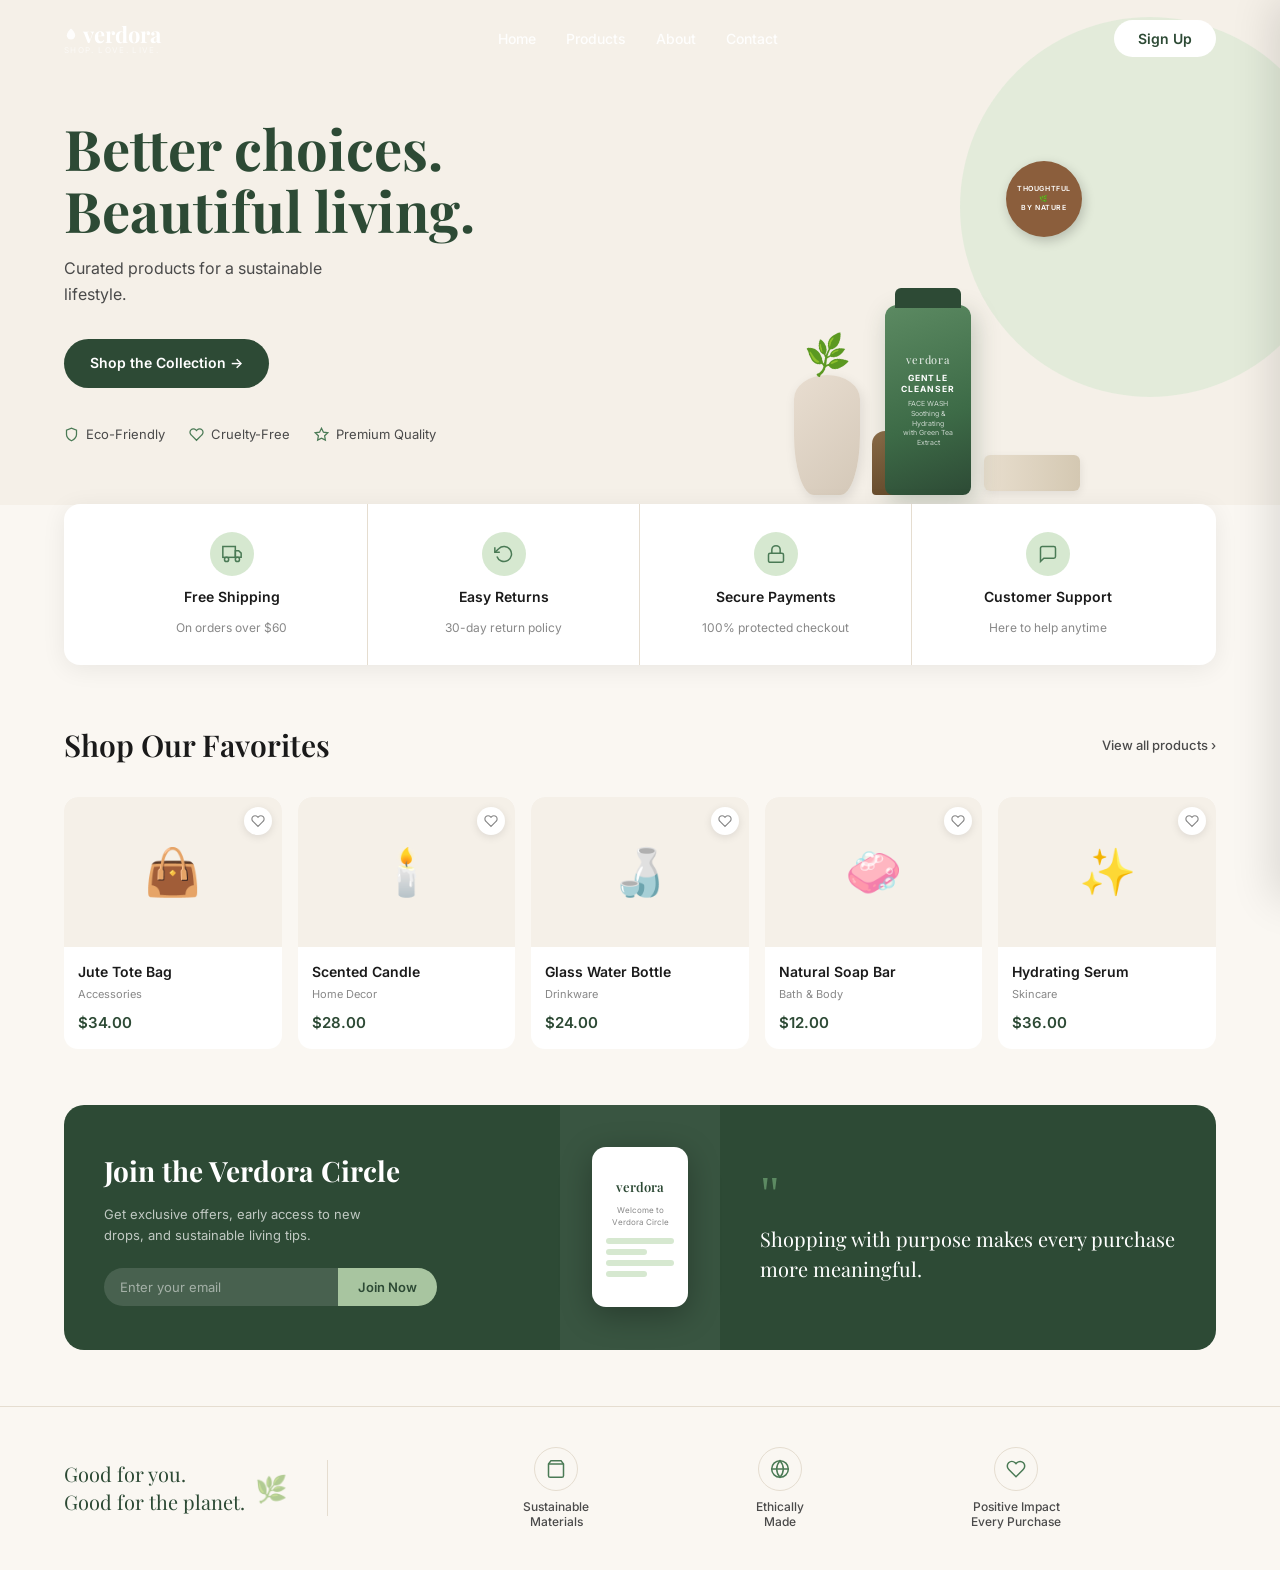
<file: demo.html>
<!DOCTYPE html>
<html lang="en">
<head>
<meta charset="UTF-8">
<meta name="viewport" content="width=device-width, initial-scale=1.0">
<title>Verdora — Shop. Love. Live.</title>
<link href="https://fonts.googleapis.com/css2?family=Playfair+Display:wght@400;600;700&family=Inter:wght@300;400;500;600&display=swap" rel="stylesheet">
<style>
/* ── RESET ─────────────────────────────────────────── */
*, *::before, *::after { box-sizing: border-box; margin: 0; padding: 0; }
img { display: block; max-width: 100%; }
a { text-decoration: none; }
ul { list-style: none; }
button { cursor: pointer; font-family: inherit; }

/* ── TOKENS ────────────────────────────────────────── */
:root {
  --cream:        #F5F0E8;
  --cream-light:  #FAF7F2;
  --green-dark:   #2D4A35;
  --green-mid:    #4A7A55;
  --green-light:  #D6E8D0;
  --green-accent: #5C8A62;
  --brown-badge:  #8B5E3C;
  --text-dark:    #1A1A1A;
  --text-mid:     #4A4A4A;
  --text-muted:   #888;
  --border:       #E5DDD0;
  --white:        #FFFFFF;
  --page-px:      clamp(16px, 5vw, 64px);
}

/* ── BASE ───────────────────────────────────────────── */
body {
  font-family: 'Inter', sans-serif;
  background: var(--cream-light);
  color: var(--text-dark);
  font-size: 15px;
  line-height: 1.6;
  overflow-x: hidden;
}

/* ── UTILITY ─────────────────────────────────────────── */
.btn-primary {
  display: inline-flex;
  align-items: center;
  gap: 8px;
  background: var(--green-dark);
  color: #fff;
  padding: 13px 26px;
  border-radius: 40px;
  font-size: 14px;
  font-weight: 600;
  border: none;
  transition: background .2s, transform .15s;
  white-space: nowrap;
}
.btn-primary:hover { background: var(--green-mid); transform: translateY(-1px); }

/* ── FLOATING NAV ───────────────────────────────────── */
#floatingNav {
  position: fixed;
  top: 16px;
  left: 50%;
  transform: translateX(-50%) translateY(-24px);
  width: min(92%, 1280px);
  height: 60px;
  background: rgba(250, 247, 242, 0.88);
  backdrop-filter: blur(18px);
  -webkit-backdrop-filter: blur(18px);
  border: 1px solid var(--border);
  border-radius: 16px;
  box-shadow: 0 8px 32px rgba(0,0,0,0.09);
  display: flex;
  align-items: center;
  padding: 0 24px;
  z-index: 900;
  opacity: 0;
  pointer-events: none;
  transition: opacity .6s ease, transform .6s ease;
}
#floatingNav.visible {
  opacity: 1;
  pointer-events: auto;
  transform: translateX(-50%) translateY(0);
}
.fnav-inner {
  display: flex;
  align-items: center;
  justify-content: space-between;
  width: 100%;
  gap: 24px;
}
.fnav-logo {
  display: flex;
  flex-direction: column;
  line-height: 1.1;
  flex-shrink: 0;
}
.fnav-logo-name {
  font-family: 'Playfair Display', serif;
  font-size: 19px;
  font-weight: 700;
  color: var(--green-dark);
  display: flex;
  align-items: center;
  gap: 5px;
}
.fnav-logo-tag {
  font-size: 8px;
  letter-spacing: .17em;
  text-transform: uppercase;
  color: var(--text-muted);
}
.fnav-links {
  display: flex;
  gap: 28px;
}
.fnav-links a {
  font-size: 14px;
  font-weight: 500;
  color: var(--text-mid);
  transition: color .2s;
}
.fnav-links a:hover { color: var(--green-dark); }
.fnav-actions { display: flex; align-items: center; gap: 10px; flex-shrink: 0; }

/* ── MOBILE DRAWER ──────────────────────────────────── */
#drawerBackdrop {
  position: fixed; inset: 0;
  background: rgba(0,0,0,.45);
  z-index: 950;
  opacity: 0;
  pointer-events: none;
  transition: opacity .4s ease;
}
#drawerBackdrop.open { opacity: 1; pointer-events: auto; }

#mobileDrawer {
  position: fixed;
  top: 0; right: 0; bottom: 0;
  width: min(320px, 85vw);
  background: var(--cream-light);
  z-index: 960;
  padding: 28px 24px 40px;
  display: flex;
  flex-direction: column;
  gap: 0;
  box-shadow: -8px 0 40px rgba(0,0,0,.12);
  transform: translateX(100%);
  transition: transform .4s cubic-bezier(.4,0,.2,1);
}
#mobileDrawer.open { transform: translateX(0); }

.drawer-close {
  align-self: flex-end;
  width: 34px; height: 34px;
  border: none;
  background: var(--border);
  border-radius: 50%;
  font-size: 16px;
  color: var(--text-mid);
  display: flex; align-items: center; justify-content: center;
  margin-bottom: 28px;
}
.drawer-logo {
  font-family: 'Playfair Display', serif;
  font-size: 22px;
  font-weight: 700;
  color: var(--green-dark);
  display: flex; align-items: center; gap: 6px;
  margin-bottom: 32px;
}
#mobileDrawer ul { display: flex; flex-direction: column; }
#mobileDrawer li {
  border-bottom: 1px solid var(--border);
  opacity: 0;
  transform: translateX(30px);
  transition: opacity .35s ease, transform .35s ease;
}
#mobileDrawer li a {
  display: block;
  padding: 16px 0;
  font-size: 16px;
  font-weight: 500;
  color: var(--text-dark);
}
#mobileDrawer.open li:nth-child(1) { opacity:1; transform:translateX(0); transition-delay:.12s; }
#mobileDrawer.open li:nth-child(2) { opacity:1; transform:translateX(0); transition-delay:.20s; }
#mobileDrawer.open li:nth-child(3) { opacity:1; transform:translateX(0); transition-delay:.28s; }
#mobileDrawer.open li:nth-child(4) { opacity:1; transform:translateX(0); transition-delay:.36s; }

.drawer-cta {
  margin-top: auto;
  padding-top: 32px;
  opacity: 0;
  transform: translateY(12px);
  transition: opacity .35s ease, transform .35s ease;
}
#mobileDrawer.open .drawer-cta { opacity:1; transform:translateY(0); transition-delay:.44s; }
.drawer-cta .btn-primary { width: 100%; justify-content: center; }

/* ── HAM BUTTON ─────────────────────────────────────── */
.ham-btn {
  display: none;
  flex-direction: column;
  justify-content: center;
  align-items: center;
  gap: 5px;
  width: 36px; height: 36px;
  background: none;
  border: none;
  border-radius: 50%;
  transition: background .2s;
}
.ham-btn:hover { background: rgba(0,0,0,.06); }
.ham-bar {
  display: block;
  width: 20px; height: 2px;
  background: currentColor;
  border-radius: 2px;
  transition: transform .3s ease, opacity .2s ease;
  transform-origin: center;
}

/* ── HERO ───────────────────────────────────────────── */
#hero {
  background: var(--cream);
  display: flex;
  flex-direction: column;
  overflow: hidden;
  position: relative;
}

/* Hero nav row */
.hero-nav {
  display: flex;
  align-items: center;
  justify-content: space-between;
  padding: 20px var(--page-px);
  position: relative;
  z-index: 5;
  flex-shrink: 0;
}
.hero-logo {
  display: flex; flex-direction: column; line-height: 1.1;
}
.hero-logo-name {
  font-family: 'Playfair Display', serif;
  font-size: 22px; font-weight: 700;
  color: #fff;
  display: flex; align-items: center; gap: 5px;
}
.hero-logo-tag {
  font-size: 8px; letter-spacing: .17em;
  text-transform: uppercase;
  color: rgba(255,255,255,.6);
}
.hero-nav-links { display: flex; gap: 30px; }
.hero-nav-links a {
  font-size: 14px; font-weight: 500;
  color: rgba(255,255,255,.9);
  transition: color .2s;
}
.hero-nav-links a:hover { color: #fff; }
.hero-nav-actions { display: flex; align-items: center; gap: 10px; }
.hero-signup-btn {
  background: #fff;
  color: var(--green-dark);
  border: none;
  padding: 10px 24px;
  border-radius: 40px;
  font-size: 14px; font-weight: 600;
  transition: transform .15s;
}
.hero-signup-btn:hover { transform: scale(1.04); }
.hero-ham { color: #fff; }

/* Hero body: content + image side by side */
.hero-body {
  display: grid;
  grid-template-columns: 1fr 1fr;
  align-items: end;
  gap: 0;
  padding: 40px var(--page-px) 0;
  position: relative;
  flex: 1;
}

/* decorative blob */
.hero-blob {
  position: absolute;
  top: -60px; right: -60px;
  width: 380px; height: 380px;
  background: var(--green-light);
  border-radius: 50%;
  opacity: .55;
  z-index: 0;
  pointer-events: none;
}

.hero-content {
  position: relative;
  z-index: 1;
  padding-bottom: 60px;
  max-width: 460px;
}
.hero-content h1 {
  font-family: 'Playfair Display', serif;
  font-size: clamp(36px, 5vw, 56px);
  font-weight: 700;
  line-height: 1.1;
  color: var(--green-dark);
  margin-bottom: 16px;
}
.hero-content p {
  font-size: 16px;
  color: var(--text-mid);
  margin-bottom: 32px;
  max-width: 300px;
}
.hero-badges {
  display: flex;
  flex-wrap: wrap;
  gap: 16px 24px;
  margin-top: 36px;
}
.hero-badge {
  display: flex; align-items: center; gap: 7px;
  font-size: 13px; color: var(--text-mid);
}
.hero-badge svg { color: var(--green-mid); flex-shrink: 0; }

.hero-image {
  position: relative; z-index: 1;
  display: flex;
  justify-content: center;
  align-items: flex-end;
}

/* ── PRODUCT SCENE ──────────────────────────────────── */
.product-scene {
  width: 320px; height: 360px;
  position: relative;
  display: flex; align-items: flex-end; justify-content: center;
}
.product-tube {
  width: 86px; height: 190px;
  background: linear-gradient(160deg,#5C8A62 0%,#3D6B47 60%,#2D4A35 100%);
  border-radius: 12px 12px 8px 8px;
  position: relative; z-index: 3;
  box-shadow: 4px 8px 24px rgba(45,74,53,.25);
  display: flex; flex-direction: column; align-items: center; justify-content: center;
  gap: 4px; padding: 16px 10px; margin-bottom: 10px;
}
.tube-cap {
  position: absolute; top: -17px;
  width: 66px; height: 20px;
  background: var(--green-dark);
  border-radius: 6px 6px 0 0;
}
.tube-logo  { font-family:'Playfair Display',serif; font-size:11px; color:rgba(255,255,255,.9); letter-spacing:.08em; }
.tube-name  { font-size:8.5px; font-weight:700; color:#fff; text-align:center; letter-spacing:.12em; text-transform:uppercase; line-height:1.3; }
.tube-sub   { font-size:7px; color:rgba(255,255,255,.72); text-align:center; line-height:1.4; }
.scene-vase {
  width: 66px; height: 120px;
  background: linear-gradient(135deg,#E8DDD0,#D4C8B8);
  border-radius: 50% 50% 30% 30% / 20% 20% 50% 50%;
  position: absolute; left: 26px; bottom: 10px; z-index: 2;
  box-shadow: 2px 4px 12px rgba(0,0,0,.1);
}
.scene-plant {
  position: absolute; left: 38px; bottom: 122px; z-index: 4;
  font-size: 34px; transform: rotate(-15deg);
}
.scene-towel {
  width: 96px; height: 36px;
  background: linear-gradient(90deg,#E8DECE,#D4C8B2);
  border-radius: 6px;
  position: absolute; right: 8px; bottom: 14px; z-index: 2;
  box-shadow: 1px 3px 8px rgba(0,0,0,.08);
}
.scene-brush {
  width: 26px; height: 64px;
  background: linear-gradient(180deg,#8B6B47,#6B4E2E);
  border-radius: 13px 13px 4px 4px;
  position: absolute; left: 104px; bottom: 10px; z-index: 2;
}
.scene-badge {
  position: absolute; top: 16px; right: 6px;
  width: 76px; height: 76px;
  background: var(--brown-badge);
  border-radius: 50%; z-index: 5;
  display: flex; flex-direction: column; align-items: center; justify-content: center;
  box-shadow: 2px 4px 12px rgba(0,0,0,.2);
}
.scene-badge span {
  color: #fff; font-size: 7px; font-weight: 600;
  text-align: center; letter-spacing: .08em;
  text-transform: uppercase; line-height: 1.4;
}

/* ── FEATURES BAR ───────────────────────────────────── */
.features-bar {
  background: var(--white);
  margin: 0 var(--page-px);
  border-radius: 16px;
  padding: 0 32px;
  display: grid;
  grid-template-columns: repeat(4, 1fr);
  box-shadow: 0 4px 24px rgba(0,0,0,.07);
  position: relative;
  z-index: 10;
  margin-top: -1px;
}
.feature-item {
  display: flex; flex-direction: column; align-items: center;
  text-align: center; gap: 10px;
  padding: 28px 16px;
  border-right: 1px solid var(--border);
}
.feature-item:last-child { border-right: none; }
.feature-icon {
  width: 44px; height: 44px; border-radius: 50%;
  background: var(--green-light);
  display: flex; align-items: center; justify-content: center;
  flex-shrink: 0;
}
.feature-icon svg { color: var(--green-mid); }
.feature-item h4 { font-size: 14px; font-weight: 600; }
.feature-item p  { font-size: 12px; color: var(--text-muted); }

/* ── SECTION WRAPPER ────────────────────────────────── */
.section {
  padding: 56px var(--page-px);
}
.section-header {
  display: flex; justify-content: space-between; align-items: center;
  margin-bottom: 28px;
}
.section-header h2 {
  font-family: 'Playfair Display', serif;
  font-size: clamp(22px, 3vw, 30px); font-weight: 600;
}
.view-all {
  font-size: 13px; font-weight: 500;
  color: var(--text-mid);
  display: flex; align-items: center; gap: 4px;
  transition: color .2s;
}
.view-all:hover { color: var(--green-mid); }

/* ── PRODUCTS GRID ──────────────────────────────────── */
.products-grid {
  display: grid;
  grid-template-columns: repeat(5, 1fr);
  gap: 16px;
}
.product-card {
  background: #fff; border-radius: 14px; overflow: hidden;
  transition: transform .2s, box-shadow .2s;
}
.product-card:hover { transform: translateY(-4px); box-shadow: 0 12px 32px rgba(0,0,0,.1); }
.product-img {
  height: 150px; background: var(--cream);
  position: relative;
  display: flex; align-items: center; justify-content: center;
  font-size: 46px;
}
.product-img-emoji { transition: transform .3s; }
.product-card:hover .product-img-emoji { transform: scale(1.1); }
.wishlist-btn {
  position: absolute; top: 10px; right: 10px;
  width: 28px; height: 28px;
  background: #fff; border: none; border-radius: 50%;
  display: flex; align-items: center; justify-content: center;
  box-shadow: 0 2px 8px rgba(0,0,0,.1);
  transition: background .2s;
}
.wishlist-btn:hover { background: var(--green-light); }
.wishlist-btn svg { color: var(--text-muted); width: 14px; height: 14px; }
.product-info { padding: 14px; }
.product-info h3 { font-size: 14px; font-weight: 600; margin-bottom: 2px; }
.product-category { font-size: 11px; color: var(--text-muted); margin-bottom: 8px; }
.product-price { font-size: 15px; font-weight: 600; color: var(--green-dark); }

/* ── CTA BANNER ─────────────────────────────────────── */
.cta-banner {
  margin: 0 var(--page-px);
  background: var(--green-dark);
  border-radius: 20px;
  display: grid;
  grid-template-columns: 1fr auto 1fr;
  overflow: hidden;
  min-height: 220px;
}
.cta-left {
  padding: 44px 40px;
  display: flex; flex-direction: column; justify-content: center;
}
.cta-left h2 {
  font-family: 'Playfair Display', serif;
  font-size: clamp(20px, 2.5vw, 28px);
  color: #fff; margin-bottom: 10px;
}
.cta-left > p {
  font-size: 13px; color: rgba(255,255,255,.7);
  margin-bottom: 22px; max-width: 260px; line-height: 1.6;
}
.email-form { display: flex; max-width: 290px; }
.email-form input {
  flex: 1;
  padding: 11px 16px;
  border: none; outline: none;
  border-radius: 24px 0 0 24px;
  font-size: 13px; font-family: inherit;
  background: rgba(255,255,255,.13); color: #fff;
}
.email-form input::placeholder { color: rgba(255,255,255,.5); }
.email-form button {
  background: #A8C5A0; color: var(--green-dark);
  border: none; padding: 11px 20px;
  border-radius: 0 24px 24px 0;
  font-size: 13px; font-weight: 600;
  white-space: nowrap; transition: background .2s;
}
.email-form button:hover { background: #BDD6B5; }
.cta-phone {
  display: flex; align-items: center; justify-content: center;
  padding: 24px 32px;
  background: rgba(255,255,255,.06);
}
.phone-mockup {
  width: 96px; height: 160px;
  background: #fff; border-radius: 14px;
  box-shadow: 0 8px 32px rgba(0,0,0,.3);
  display: flex; flex-direction: column;
  align-items: center; justify-content: center;
  gap: 6px; padding: 14px 10px;
}
.phone-logo  { font-family:'Playfair Display',serif; font-size:13px; color:var(--green-dark); font-weight:600; }
.phone-sub   { font-size:8px; color:var(--text-muted); text-align:center; line-height:1.5; }
.phone-lines { width:68px; display:flex; flex-direction:column; gap:5px; margin-top:4px; }
.phone-line  { height:6px; background:var(--green-light); border-radius:3px; }
.phone-line.short { width:60%; }
.cta-right {
  padding: 44px 40px;
  display: flex; flex-direction: column; justify-content: center;
}
.quote-mark {
  font-size: 48px; color: var(--green-accent);
  line-height: 1; margin-bottom: 6px; font-family: Georgia, serif;
}
.cta-right p {
  font-family: 'Playfair Display', serif;
  font-size: clamp(16px, 2vw, 20px); color: #fff; line-height: 1.5;
}

/* ── FOOTER VALUES ──────────────────────────────────── */
.footer-values {
  display: flex; align-items: center;
  padding: 40px var(--page-px);
  margin-top: 56px;
  border-top: 1px solid var(--border);
  gap: 0;
}
.footer-tagline {
  font-family: 'Playfair Display', serif;
  font-size: clamp(16px, 2vw, 20px);
  color: var(--green-dark); line-height: 1.4;
  padding-right: 40px;
  border-right: 1px solid var(--border);
  flex-shrink: 0;
  display: flex; align-items: center; gap: 10px;
}
.footer-pillars {
  flex: 1; display: flex;
  justify-content: space-evenly; align-items: center;
  padding-left: 40px; gap: 12px; flex-wrap: wrap;
}
.pillar {
  display: flex; flex-direction: column; align-items: center;
  text-align: center; gap: 8px;
}
.pillar-icon {
  width: 44px; height: 44px;
  border: 1.5px solid var(--border); border-radius: 50%;
  display: flex; align-items: center; justify-content: center;
}
.pillar-icon svg { color: var(--green-mid); }
.pillar span { font-size: 12px; font-weight: 500; color: var(--text-mid); line-height: 1.3; }

/* ── SCROLLBAR ───────────────────────────────────────── */
::-webkit-scrollbar { width: 6px; }
::-webkit-scrollbar-track { background: var(--cream-light); }
::-webkit-scrollbar-thumb { background: var(--green-light); border-radius: 3px; }

/* ── RESPONSIVE ─────────────────────────────────────── */
/* Tablet: ≤ 1024px */
@media (max-width: 1024px) {
  .products-grid { grid-template-columns: repeat(3, 1fr); }
  .hero-body { grid-template-columns: 1fr 1fr; gap: 0; }
  .cta-banner { grid-template-columns: 1fr 1fr; }
  .cta-phone { display: none; }
  .cta-right { border-left: 1px solid rgba(255,255,255,.12); }
}

/* Mobile: ≤ 768px */
@media (max-width: 768px) {
  /* nav */
  .hero-nav-links, .hero-signup-btn, .fnav-links, .fnav-actions .btn-primary { display: none; }
  .ham-btn { display: flex; }

  /* hero */
  .hero-body { grid-template-columns: 1fr; padding-bottom: 40px; }
  .hero-image { display: none; }
  .hero-content { padding-bottom: 0; max-width: 100%; }
  .hero-blob { width: 260px; height: 260px; top: -40px; right: -40px; }

  /* features */
  .features-bar {
    grid-template-columns: 1fr 1fr;
    margin: 0 16px;
    padding: 0 8px;
  }
  .feature-item { border-right: none; border-bottom: 1px solid var(--border); padding: 20px 8px; }
  .feature-item:nth-child(odd) { border-right: 1px solid var(--border); }
  .feature-item:nth-last-child(-n+2) { border-bottom: none; }

  /* products */
  .products-grid { grid-template-columns: repeat(2, 1fr); gap: 12px; }

  /* cta */
  .cta-banner { grid-template-columns: 1fr; margin: 0 16px; border-radius: 16px; }
  .cta-phone { display: none; }
  .cta-left  { padding: 32px 24px; }
  .cta-right { padding: 0 24px 32px; border-left: none; border-top: 1px solid rgba(255,255,255,.12); }
  .email-form { max-width: 100%; }

  /* footer */
  .footer-values { flex-direction: column; align-items: flex-start; gap: 28px; padding: 32px 16px; margin-top: 40px; }
  .footer-tagline { border-right: none; border-bottom: 1px solid var(--border); padding-right: 0; padding-bottom: 28px; width: 100%; }
  .footer-pillars { padding-left: 0; justify-content: flex-start; gap: 20px; }

  /* section padding */
  .section { padding: 40px 16px; }
}

/* Tiny: ≤ 480px */
@media (max-width: 480px) {
  .products-grid { grid-template-columns: 1fr 1fr; gap: 10px; }
  .hero-content h1 { font-size: 32px; }
  .hero-badges { gap: 12px 16px; }
}
</style>
</head>
<body>

<!-- ═══════ FLOATING NAV ═══════ -->
<nav id="floatingNav" aria-label="Floating navigation">
  <div class="fnav-inner">
    <div class="fnav-logo">
      <div class="fnav-logo-name">
        <svg width="13" height="13" viewBox="0 0 20 20" fill="var(--green-mid)"><path d="M10 2C10 2 4 7 4 12a6 6 0 0012 0C16 7 10 2 10 2z"/></svg>
        verdora
      </div>
      <div class="fnav-logo-tag">Shop. Love. Live.</div>
    </div>

    <ul class="fnav-links">
      <li><a href="index.html">Home</a></li>
      <li><a href="#">Products</a></li>
      <li><a href="#">About</a></li>
      <li><a href="#">Contact</a></li>
    </ul>

    <div class="fnav-actions">
      <button class="btn-primary">Sign Up</button>
      <button class="ham-btn" onclick="openDrawer()" aria-label="Menu" style="color:var(--text-dark)">
        <span class="ham-bar"></span>
        <span class="ham-bar"></span>
        <span class="ham-bar"></span>
      </button>
    </div>
  </div>
</nav>

<!-- ═══════ MOBILE DRAWER ═══════ -->
<div id="drawerBackdrop" onclick="closeDrawer()"></div>
<aside id="mobileDrawer" role="dialog" aria-modal="true" aria-label="Navigation menu">
  <button class="drawer-close" onclick="closeDrawer()" aria-label="Close menu">✕</button>
  <div class="drawer-logo">
    <svg width="14" height="14" viewBox="0 0 20 20" fill="var(--green-mid)"><path d="M10 2C10 2 4 7 4 12a6 6 0 0012 0C16 7 10 2 10 2z"/></svg>
    verdora
  </div>
  <ul>
    <li><a href="#" onclick="closeDrawer()">Home</a></li>
    <li><a href="#" onclick="closeDrawer()">Products</a></li>
    <li><a href="#" onclick="closeDrawer()">About</a></li>
    <li><a href="#" onclick="closeDrawer()">Contact</a></li>
  </ul>
  <div class="drawer-cta">
    <button class="btn-primary" style="width:100%;justify-content:center;">Sign Up</button>
  </div>
</aside>

<!-- ═══════ HERO ═══════ -->
<section id="hero">

  <!-- Hero nav (white on dark green bg) -->
  <nav class="hero-nav" aria-label="Primary navigation">
    <div class="hero-logo">
      <div class="hero-logo-name">
        <svg width="14" height="14" viewBox="0 0 20 20" fill="rgba(255,255,255,.85)"><path d="M10 2C10 2 4 7 4 12a6 6 0 0012 0C16 7 10 2 10 2z"/></svg>
        verdora
      </div>
      <div class="hero-logo-tag">Shop. Love. Live.</div>
    </div>

    <ul class="hero-nav-links">
      <li><a href="#">Home</a></li>
      <li><a href="#">Products</a></li>
      <li><a href="#">About</a></li>
      <li><a href="#">Contact</a></li>
    </ul>

    <div class="hero-nav-actions">
      <button class="hero-signup-btn">Sign Up</button>
      <button class="ham-btn hero-ham" onclick="openDrawer()" aria-label="Menu">
        <span class="ham-bar"></span>
        <span class="ham-bar"></span>
        <span class="ham-bar"></span>
      </button>
    </div>
  </nav>

  <!-- Hero content row -->
  <div class="hero-body">
    <div class="hero-blob"></div>

    <div class="hero-content">
      <h1>Better choices.<br>Beautiful living.</h1>
      <p>Curated products for a sustainable lifestyle.</p>
      <a href="#" class="btn-primary">Shop the Collection &rarr;</a>
      <div class="hero-badges">
        <div class="hero-badge">
          <svg width="15" height="15" viewBox="0 0 24 24" fill="none" stroke="currentColor" stroke-width="2"><path d="M12 22s8-4 8-10V5l-8-3-8 3v7c0 6 8 10 8 10z"/></svg>
          Eco-Friendly
        </div>
        <div class="hero-badge">
          <svg width="15" height="15" viewBox="0 0 24 24" fill="none" stroke="currentColor" stroke-width="2"><path d="M20.84 4.61a5.5 5.5 0 00-7.78 0L12 5.67l-1.06-1.06a5.5 5.5 0 00-7.78 7.78l1.06 1.06L12 21.23l7.78-7.78 1.06-1.06a5.5 5.5 0 000-7.78z"/></svg>
          Cruelty-Free
        </div>
        <div class="hero-badge">
          <svg width="15" height="15" viewBox="0 0 24 24" fill="none" stroke="currentColor" stroke-width="2"><polygon points="12 2 15.09 8.26 22 9.27 17 14.14 18.18 21.02 12 17.77 5.82 21.02 7 14.14 2 9.27 8.91 8.26 12 2"/></svg>
          Premium Quality
        </div>
      </div>
    </div>

    <div class="hero-image">
      <div class="product-scene">
        <div class="scene-badge">
          <span>THOUGHTFUL<br>🌿<br>BY NATURE</span>
        </div>
        <div class="scene-plant">🌿</div>
        <div class="scene-vase"></div>
        <div class="product-tube">
          <div class="tube-cap"></div>
          <div class="tube-logo">verdora</div>
          <div class="tube-name">GENTLE<br>CLEANSER</div>
          <div class="tube-sub">FACE WASH<br>Soothing &amp; Hydrating<br>with Green Tea Extract</div>
        </div>
        <div class="scene-brush"></div>
        <div class="scene-towel"></div>
      </div>
    </div>
  </div>
</section>

<!-- ═══════ FEATURES BAR ═══════ -->
<div class="features-bar">
  <div class="feature-item">
    <div class="feature-icon">
      <svg width="20" height="20" viewBox="0 0 24 24" fill="none" stroke="currentColor" stroke-width="1.8"><rect x="1" y="3" width="15" height="13"/><polygon points="16 8 20 8 23 11 23 16 16 16 16 8"/><circle cx="5.5" cy="18.5" r="2.5"/><circle cx="18.5" cy="18.5" r="2.5"/></svg>
    </div>
    <h4>Free Shipping</h4>
    <p>On orders over $60</p>
  </div>
  <div class="feature-item">
    <div class="feature-icon">
      <svg width="20" height="20" viewBox="0 0 24 24" fill="none" stroke="currentColor" stroke-width="1.8"><polyline points="1 4 1 10 7 10"/><path d="M3.51 15a9 9 0 102.13-9.36L1 10"/></svg>
    </div>
    <h4>Easy Returns</h4>
    <p>30-day return policy</p>
  </div>
  <div class="feature-item">
    <div class="feature-icon">
      <svg width="20" height="20" viewBox="0 0 24 24" fill="none" stroke="currentColor" stroke-width="1.8"><rect x="3" y="11" width="18" height="11" rx="2"/><path d="M7 11V7a5 5 0 0110 0v4"/></svg>
    </div>
    <h4>Secure Payments</h4>
    <p>100% protected checkout</p>
  </div>
  <div class="feature-item">
    <div class="feature-icon">
      <svg width="20" height="20" viewBox="0 0 24 24" fill="none" stroke="currentColor" stroke-width="1.8"><path d="M21 15a2 2 0 01-2 2H7l-4 4V5a2 2 0 012-2h14a2 2 0 012 2z"/></svg>
    </div>
    <h4>Customer Support</h4>
    <p>Here to help anytime</p>
  </div>
</div>

<!-- ═══════ PRODUCTS ═══════ -->
<section class="section">
  <div class="section-header">
    <h2>Shop Our Favorites</h2>
    <a href="#" class="view-all">View all products &rsaquo;</a>
  </div>
  <div class="products-grid">

    <div class="product-card">
      <div class="product-img">
        <span class="product-img-emoji">👜</span>
        <button class="wishlist-btn" aria-label="Wishlist">
          <svg viewBox="0 0 24 24" fill="none" stroke="currentColor" stroke-width="2"><path d="M20.84 4.61a5.5 5.5 0 00-7.78 0L12 5.67l-1.06-1.06a5.5 5.5 0 00-7.78 7.78l1.06 1.06L12 21.23l7.78-7.78 1.06-1.06a5.5 5.5 0 000-7.78z"/></svg>
        </button>
      </div>
      <div class="product-info">
        <h3>Jute Tote Bag</h3>
        <div class="product-category">Accessories</div>
        <div class="product-price">$34.00</div>
      </div>
    </div>

    <div class="product-card">
      <div class="product-img">
        <span class="product-img-emoji">🕯️</span>
        <button class="wishlist-btn" aria-label="Wishlist">
          <svg viewBox="0 0 24 24" fill="none" stroke="currentColor" stroke-width="2"><path d="M20.84 4.61a5.5 5.5 0 00-7.78 0L12 5.67l-1.06-1.06a5.5 5.5 0 00-7.78 7.78l1.06 1.06L12 21.23l7.78-7.78 1.06-1.06a5.5 5.5 0 000-7.78z"/></svg>
        </button>
      </div>
      <div class="product-info">
        <h3>Scented Candle</h3>
        <div class="product-category">Home Decor</div>
        <div class="product-price">$28.00</div>
      </div>
    </div>

    <div class="product-card">
      <div class="product-img">
        <span class="product-img-emoji">🍶</span>
        <button class="wishlist-btn" aria-label="Wishlist">
          <svg viewBox="0 0 24 24" fill="none" stroke="currentColor" stroke-width="2"><path d="M20.84 4.61a5.5 5.5 0 00-7.78 0L12 5.67l-1.06-1.06a5.5 5.5 0 00-7.78 7.78l1.06 1.06L12 21.23l7.78-7.78 1.06-1.06a5.5 5.5 0 000-7.78z"/></svg>
        </button>
      </div>
      <div class="product-info">
        <h3>Glass Water Bottle</h3>
        <div class="product-category">Drinkware</div>
        <div class="product-price">$24.00</div>
      </div>
    </div>

    <div class="product-card">
      <div class="product-img">
        <span class="product-img-emoji">🧼</span>
        <button class="wishlist-btn" aria-label="Wishlist">
          <svg viewBox="0 0 24 24" fill="none" stroke="currentColor" stroke-width="2"><path d="M20.84 4.61a5.5 5.5 0 00-7.78 0L12 5.67l-1.06-1.06a5.5 5.5 0 00-7.78 7.78l1.06 1.06L12 21.23l7.78-7.78 1.06-1.06a5.5 5.5 0 000-7.78z"/></svg>
        </button>
      </div>
      <div class="product-info">
        <h3>Natural Soap Bar</h3>
        <div class="product-category">Bath &amp; Body</div>
        <div class="product-price">$12.00</div>
      </div>
    </div>

    <div class="product-card">
      <div class="product-img">
        <span class="product-img-emoji">✨</span>
        <button class="wishlist-btn" aria-label="Wishlist">
          <svg viewBox="0 0 24 24" fill="none" stroke="currentColor" stroke-width="2"><path d="M20.84 4.61a5.5 5.5 0 00-7.78 0L12 5.67l-1.06-1.06a5.5 5.5 0 00-7.78 7.78l1.06 1.06L12 21.23l7.78-7.78 1.06-1.06a5.5 5.5 0 000-7.78z"/></svg>
        </button>
      </div>
      <div class="product-info">
        <h3>Hydrating Serum</h3>
        <div class="product-category">Skincare</div>
        <div class="product-price">$36.00</div>
      </div>
    </div>

  </div>
</section>

<!-- ═══════ CTA BANNER ═══════ -->
<div class="cta-banner">
  <div class="cta-left">
    <h2>Join the Verdora Circle</h2>
    <p>Get exclusive offers, early access to new drops, and sustainable living tips.</p>
    <div class="email-form">
      <input type="email" placeholder="Enter your email">
      <button type="button">Join Now</button>
    </div>
  </div>
  <div class="cta-phone">
    <div class="phone-mockup">
      <div class="phone-logo">verdora</div>
      <div class="phone-sub">Welcome to<br>Verdora Circle</div>
      <div class="phone-lines">
        <div class="phone-line"></div>
        <div class="phone-line short"></div>
        <div class="phone-line"></div>
        <div class="phone-line short"></div>
      </div>
    </div>
  </div>
  <div class="cta-right">
    <div class="quote-mark">"</div>
    <p>Shopping with purpose makes every purchase more meaningful.</p>
  </div>
</div>

<!-- ═══════ FOOTER VALUES ═══════ -->
<footer class="footer-values">
  <div class="footer-tagline">
    Good for you.<br>Good for the planet.
    <span style="font-size:26px;opacity:.45;">🌿</span>
  </div>
  <div class="footer-pillars">
    <div class="pillar">
      <div class="pillar-icon">
        <svg width="20" height="20" viewBox="0 0 24 24" fill="none" stroke="currentColor" stroke-width="1.8"><path d="M6 2L3 6v14a2 2 0 002 2h14a2 2 0 002-2V6l-3-4z"/><line x1="3" y1="6" x2="21" y2="6"/></svg>
      </div>
      <span>Sustainable<br>Materials</span>
    </div>
    <div class="pillar">
      <div class="pillar-icon">
        <svg width="20" height="20" viewBox="0 0 24 24" fill="none" stroke="currentColor" stroke-width="1.8"><circle cx="12" cy="12" r="10"/><line x1="2" y1="12" x2="22" y2="12"/><path d="M12 2a15.3 15.3 0 014 10 15.3 15.3 0 01-4 10 15.3 15.3 0 01-4-10 15.3 15.3 0 014-10z"/></svg>
      </div>
      <span>Ethically<br>Made</span>
    </div>
    <div class="pillar">
      <div class="pillar-icon">
        <svg width="20" height="20" viewBox="0 0 24 24" fill="none" stroke="currentColor" stroke-width="1.8"><path d="M20.84 4.61a5.5 5.5 0 00-7.78 0L12 5.67l-1.06-1.06a5.5 5.5 0 00-7.78 7.78l1.06 1.06L12 21.23l7.78-7.78 1.06-1.06a5.5 5.5 0 000-7.78z"/></svg>
      </div>
      <span>Positive Impact<br>Every Purchase</span>
    </div>
  </div>
</footer>

<script>
  // ── Floating nav ─────────────────────────────────
  const heroEl      = document.getElementById('hero');
  const floatingNav = document.getElementById('floatingNav');

  function updateFloatingNav() {
    const threshold = heroEl.offsetHeight - 80;
    if (window.scrollY > threshold) {
      floatingNav.classList.add('visible');
    } else {
      floatingNav.classList.remove('visible');
    }
  }
  window.addEventListener('scroll', updateFloatingNav, { passive: true });
  updateFloatingNav();

  // ── Drawer ───────────────────────────────────────
  const drawer   = document.getElementById('mobileDrawer');
  const backdrop = document.getElementById('drawerBackdrop');

  function openDrawer() {
    drawer.classList.add('open');
    backdrop.classList.add('open');
    document.body.style.overflow = 'hidden';
  }
  function closeDrawer() {
    drawer.classList.remove('open');
    backdrop.classList.remove('open');
    document.body.style.overflow = '';
  }
  document.addEventListener('keydown', e => { if (e.key === 'Escape') closeDrawer(); });
</script>
</body>
</html>
</file>
